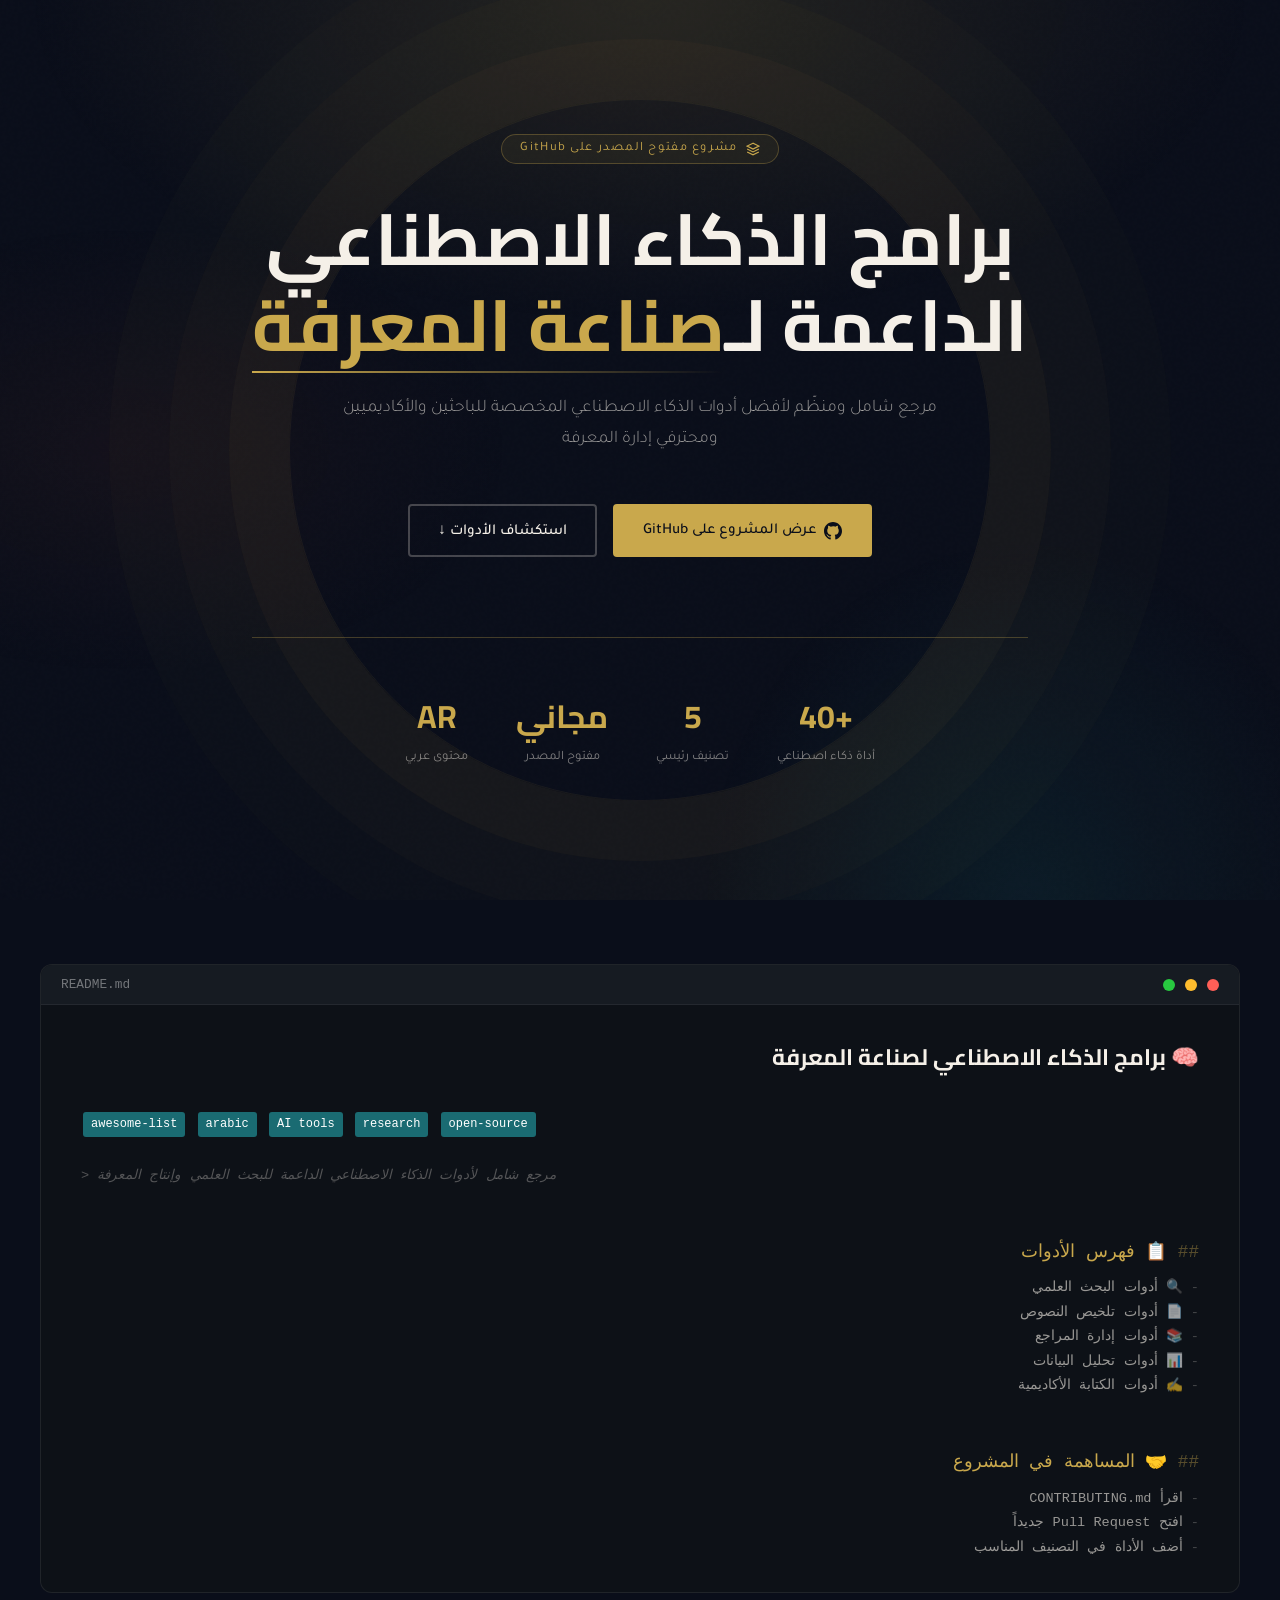
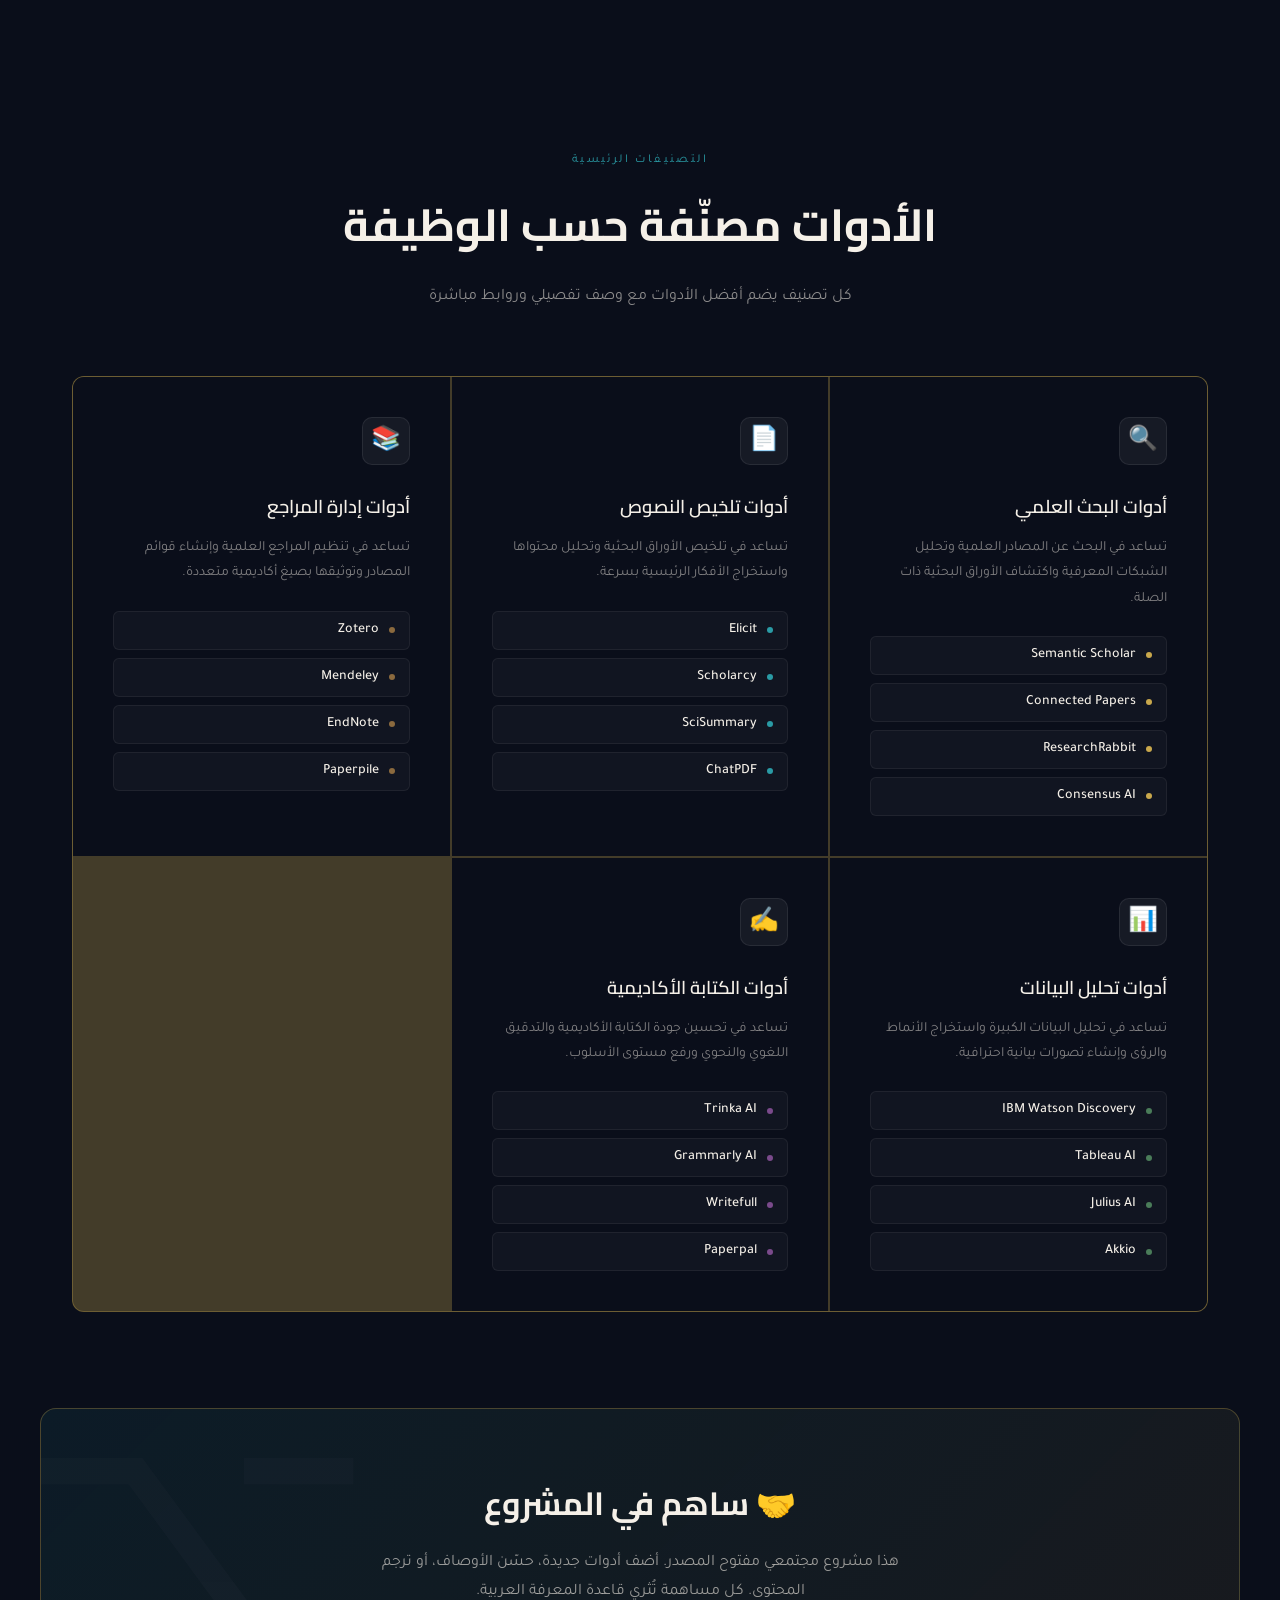
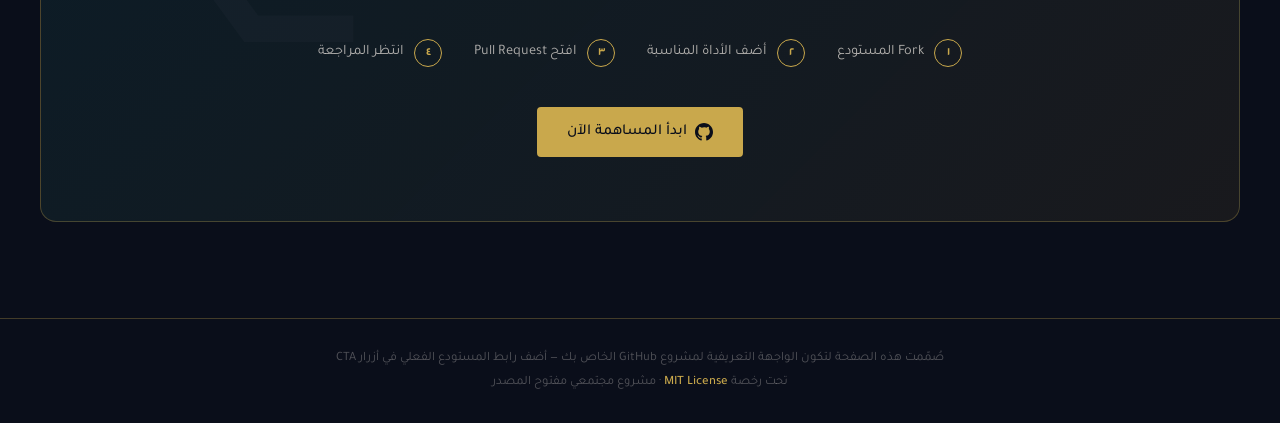
<file: index.html>
<!DOCTYPE html>
<html lang="ar" dir="rtl">
<head>
<meta charset="UTF-8">
<meta name="viewport" content="width=device-width, initial-scale=1.0">
<title>منصة برامج الذكاء الاصطناعي لصناعة المعرفة</title>
<link href="https://fonts.googleapis.com/css2?family=Tajawal:wght@300;400;500;700;900&family=Cairo:wght@300;400;600;700&display=swap" rel="stylesheet">
<style>
  :root {
    --ink: #0a0e1a;
    --paper: #f5f0e8;
    --gold: #c9a84c;
    --gold-light: #e8cc7a;
    --teal: #1a6b72;
    --teal-light: #2a9ba5;
    --rust: #8b3a2a;
    --cream: #faf6ee;
    --muted: #6b6455;
    --border: rgba(201, 168, 76, 0.3);
  }

  * { margin: 0; padding: 0; box-sizing: border-box; }

  body {
    font-family: 'Tajawal', sans-serif;
    background: var(--ink);
    color: var(--paper);
    overflow-x: hidden;
  }

  /* ─── NOISE TEXTURE OVERLAY ─── */
  body::before {
    content: '';
    position: fixed;
    inset: 0;
    background-image: url("data:image/svg+xml,%3Csvg viewBox='0 0 256 256' xmlns='http://www.w3.org/2000/svg'%3E%3Cfilter id='noise'%3E%3CfeTurbulence type='fractalNoise' baseFrequency='0.9' numOctaves='4' stitchTiles='stitch'/%3E%3C/filter%3E%3Crect width='100%25' height='100%25' filter='url(%23noise)' opacity='0.03'/%3E%3C/svg%3E");
    pointer-events: none;
    z-index: 0;
    opacity: 0.4;
  }

  /* ─── HEADER / HERO ─── */
  header {
    position: relative;
    min-height: 100vh;
    display: flex;
    flex-direction: column;
    align-items: center;
    justify-content: center;
    padding: 4rem 2rem;
    overflow: hidden;
    text-align: center;
  }

  header::before {
    content: '';
    position: absolute;
    inset: 0;
    background:
      radial-gradient(ellipse 80% 60% at 50% 0%, rgba(201,168,76,0.12) 0%, transparent 60%),
      radial-gradient(ellipse 50% 80% at 80% 100%, rgba(26,107,114,0.15) 0%, transparent 50%),
      radial-gradient(ellipse 60% 50% at 10% 50%, rgba(139,58,42,0.08) 0%, transparent 50%);
    z-index: 0;
  }

  /* decorative Islamic-inspired geometric ring */
  header::after {
    content: '';
    position: absolute;
    top: 50%;
    left: 50%;
    transform: translate(-50%, -50%);
    width: 700px;
    height: 700px;
    border-radius: 50%;
    border: 1px solid rgba(201,168,76,0.08);
    box-shadow:
      0 0 0 60px rgba(201,168,76,0.03),
      0 0 0 120px rgba(201,168,76,0.02),
      0 0 0 180px rgba(201,168,76,0.015);
    z-index: 0;
    pointer-events: none;
  }

  .header-content { position: relative; z-index: 1; max-width: 900px; }

  .badge {
    display: inline-flex;
    align-items: center;
    gap: 8px;
    padding: 6px 18px;
    border: 1px solid var(--border);
    border-radius: 50px;
    font-size: 0.8rem;
    color: var(--gold);
    letter-spacing: 0.1em;
    margin-bottom: 2rem;
    background: rgba(201,168,76,0.07);
    animation: fadeDown 0.8s ease both;
  }

  .badge svg { width: 14px; height: 14px; }

  h1 {
    font-family: 'Cairo', sans-serif;
    font-size: clamp(2.2rem, 6vw, 4.5rem);
    font-weight: 700;
    line-height: 1.2;
    margin-bottom: 1.5rem;
    animation: fadeDown 0.8s 0.15s ease both;
  }

  h1 .highlight {
    color: var(--gold);
    position: relative;
    display: inline-block;
  }

  h1 .highlight::after {
    content: '';
    position: absolute;
    bottom: -4px;
    right: 0;
    width: 100%;
    height: 2px;
    background: linear-gradient(90deg, var(--gold), transparent);
  }

  .subtitle {
    font-size: 1.1rem;
    color: rgba(245,240,232,0.6);
    max-width: 600px;
    margin: 0 auto 3rem;
    line-height: 1.8;
    font-weight: 300;
    animation: fadeDown 0.8s 0.3s ease both;
  }

  .cta-group {
    display: flex;
    gap: 1rem;
    justify-content: center;
    flex-wrap: wrap;
    animation: fadeDown 0.8s 0.45s ease both;
  }

  .btn {
    display: inline-flex;
    align-items: center;
    gap: 8px;
    padding: 14px 28px;
    border-radius: 4px;
    font-family: 'Tajawal', sans-serif;
    font-size: 0.95rem;
    font-weight: 500;
    cursor: pointer;
    transition: all 0.25s ease;
    text-decoration: none;
  }

  .btn-primary {
    background: var(--gold);
    color: var(--ink);
    border: 2px solid var(--gold);
  }
  .btn-primary:hover {
    background: var(--gold-light);
    border-color: var(--gold-light);
    transform: translateY(-2px);
    box-shadow: 0 8px 30px rgba(201,168,76,0.3);
  }

  .btn-ghost {
    background: transparent;
    color: var(--paper);
    border: 2px solid rgba(245,240,232,0.25);
  }
  .btn-ghost:hover {
    border-color: var(--gold);
    color: var(--gold);
    transform: translateY(-2px);
  }

  /* ─── STATS BAR ─── */
  .stats-bar {
    position: relative;
    z-index: 1;
    display: flex;
    justify-content: center;
    gap: 3rem;
    margin-top: 5rem;
    padding-top: 3rem;
    border-top: 1px solid var(--border);
    animation: fadeUp 0.8s 0.6s ease both;
  }

  .stat { text-align: center; }
  .stat-num {
    font-family: 'Cairo', sans-serif;
    font-size: 2rem;
    font-weight: 700;
    color: var(--gold);
  }
  .stat-label {
    font-size: 0.8rem;
    color: rgba(245,240,232,0.5);
    margin-top: 4px;
  }

  /* ─── SECTION ─── */
  section {
    position: relative;
    z-index: 1;
    padding: 6rem 2rem;
    max-width: 1200px;
    margin: 0 auto;
  }

  .section-header {
    text-align: center;
    margin-bottom: 4rem;
  }

  .section-tag {
    font-size: 0.75rem;
    letter-spacing: 0.2em;
    text-transform: uppercase;
    color: var(--teal-light);
    margin-bottom: 1rem;
    display: block;
  }

  .section-title {
    font-family: 'Cairo', sans-serif;
    font-size: clamp(1.8rem, 4vw, 2.8rem);
    font-weight: 700;
    margin-bottom: 1rem;
  }

  .section-desc {
    color: rgba(245,240,232,0.55);
    font-size: 1rem;
    max-width: 500px;
    margin: 0 auto;
    line-height: 1.8;
  }

  /* ─── CATEGORY CARDS ─── */
  .categories-grid {
    display: grid;
    grid-template-columns: repeat(auto-fit, minmax(340px, 1fr));
    gap: 2px;
    background: var(--border);
    border: 1px solid var(--border);
    border-radius: 12px;
    overflow: hidden;
  }

  .category-card {
    background: var(--ink);
    padding: 2.5rem;
    transition: background 0.3s ease;
    position: relative;
    overflow: hidden;
  }

  .category-card::before {
    content: '';
    position: absolute;
    top: 0;
    right: 0;
    width: 100%;
    height: 2px;
    background: linear-gradient(90deg, transparent, var(--cat-color, var(--gold)), transparent);
    opacity: 0;
    transition: opacity 0.3s ease;
  }

  .category-card:hover { background: rgba(255,255,255,0.02); }
  .category-card:hover::before { opacity: 1; }

  .cat-icon {
    width: 48px;
    height: 48px;
    border-radius: 10px;
    display: flex;
    align-items: center;
    justify-content: center;
    font-size: 1.5rem;
    margin-bottom: 1.5rem;
    background: rgba(255,255,255,0.05);
    border: 1px solid rgba(255,255,255,0.08);
    transition: transform 0.3s ease;
  }
  .category-card:hover .cat-icon { transform: scale(1.1) rotate(-5deg); }

  .cat-title {
    font-family: 'Cairo', sans-serif;
    font-size: 1.15rem;
    font-weight: 600;
    margin-bottom: 0.75rem;
    color: var(--paper);
  }

  .cat-desc {
    font-size: 0.875rem;
    color: rgba(245,240,232,0.5);
    line-height: 1.8;
    margin-bottom: 1.5rem;
  }

  .tools-list {
    display: flex;
    flex-direction: column;
    gap: 0.5rem;
  }

  .tool-item {
    display: flex;
    align-items: center;
    gap: 10px;
    padding: 10px 14px;
    border-radius: 6px;
    background: rgba(255,255,255,0.03);
    border: 1px solid rgba(255,255,255,0.06);
    transition: all 0.2s ease;
    cursor: pointer;
    text-decoration: none;
    color: inherit;
  }

  .tool-item:hover {
    background: rgba(255,255,255,0.06);
    border-color: var(--cat-color, var(--gold));
    transform: translateX(-4px);
  }

  .tool-dot {
    width: 6px;
    height: 6px;
    border-radius: 50%;
    background: var(--cat-color, var(--gold));
    flex-shrink: 0;
  }

  .tool-name {
    font-size: 0.875rem;
    font-weight: 500;
    flex: 1;
  }

  .tool-arrow {
    opacity: 0;
    transition: opacity 0.2s ease;
    font-size: 0.7rem;
    color: var(--cat-color, var(--gold));
  }
  .tool-item:hover .tool-arrow { opacity: 1; }

  /* ─── CONTRIBUTE SECTION ─── */
  .contribute {
    background: linear-gradient(135deg, rgba(26,107,114,0.15), rgba(201,168,76,0.08));
    border: 1px solid var(--border);
    border-radius: 16px;
    padding: 4rem;
    text-align: center;
    margin: 0 2rem 6rem;
    max-width: 1200px;
    margin-left: auto;
    margin-right: auto;
    position: relative;
    z-index: 1;
    overflow: hidden;
  }

  .contribute::before {
    content: '⌥';
    position: absolute;
    font-size: 20rem;
    opacity: 0.02;
    top: -4rem;
    left: -2rem;
    pointer-events: none;
    font-family: monospace;
  }

  .contribute h2 {
    font-family: 'Cairo', sans-serif;
    font-size: 2rem;
    margin-bottom: 1rem;
  }

  .contribute p {
    color: rgba(245,240,232,0.6);
    margin-bottom: 2rem;
    line-height: 1.8;
    max-width: 550px;
    margin-left: auto;
    margin-right: auto;
  }

  .steps {
    display: flex;
    justify-content: center;
    gap: 2rem;
    margin-bottom: 2.5rem;
    flex-wrap: wrap;
  }

  .step {
    display: flex;
    align-items: center;
    gap: 10px;
    font-size: 0.9rem;
    color: rgba(245,240,232,0.7);
  }

  .step-num {
    width: 28px;
    height: 28px;
    border-radius: 50%;
    border: 1px solid var(--gold);
    color: var(--gold);
    display: flex;
    align-items: center;
    justify-content: center;
    font-size: 0.75rem;
    font-weight: 600;
    flex-shrink: 0;
  }

  /* ─── FOOTER ─── */
  footer {
    position: relative;
    z-index: 1;
    border-top: 1px solid var(--border);
    padding: 2rem;
    text-align: center;
    color: rgba(245,240,232,0.3);
    font-size: 0.8rem;
  }

  footer strong { color: var(--gold); font-weight: 500; }

  /* ─── README PREVIEW ─── */
  .readme-preview {
    background: #0d1117;
    border: 1px solid rgba(255,255,255,0.08);
    border-radius: 12px;
    overflow: hidden;
    margin: 4rem 2rem;
    max-width: 1200px;
    margin-left: auto;
    margin-right: auto;
    position: relative;
    z-index: 1;
  }

  .readme-bar {
    background: #161b22;
    padding: 12px 20px;
    display: flex;
    align-items: center;
    gap: 10px;
    border-bottom: 1px solid rgba(255,255,255,0.06);
  }

  .readme-dot {
    width: 12px; height: 12px;
    border-radius: 50%;
  }

  .readme-body {
    padding: 2rem 2.5rem;
    font-family: 'Courier New', monospace;
    font-size: 0.85rem;
    line-height: 1.8;
    color: rgba(245,240,232,0.75);
    direction: ltr;
    text-align: left;
  }

  .readme-body .md-h1 { color: var(--paper); font-size: 1.4rem; font-weight: bold; margin-bottom: 0.5rem; font-family: 'Cairo', sans-serif; direction: rtl; text-align: right; }
  .readme-body .md-h2 { color: var(--gold); font-size: 1.1rem; margin: 1.5rem 0 0.5rem; direction: rtl; text-align: right; }
  .readme-body .md-h2::before { content: '## '; opacity: 0.4; }
  .readme-body .md-li { color: rgba(245,240,232,0.6); direction: rtl; text-align: right; }
  .readme-body .md-li::before { content: '- '; opacity: 0.4; }
  .readme-body .md-badge { display: inline-block; background: var(--teal); color: white; padding: 2px 8px; border-radius: 3px; font-size: 0.75rem; margin: 2px; }
  .readme-body .md-comment { color: rgba(245,240,232,0.3); font-style: italic; }

  /* ─── ANIMATIONS ─── */
  @keyframes fadeDown {
    from { opacity: 0; transform: translateY(-20px); }
    to { opacity: 1; transform: translateY(0); }
  }
  @keyframes fadeUp {
    from { opacity: 0; transform: translateY(20px); }
    to { opacity: 1; transform: translateY(0); }
  }

  /* ─── SCROLL REVEAL ─── */
  .reveal {
    opacity: 0;
    transform: translateY(30px);
    transition: opacity 0.7s ease, transform 0.7s ease;
  }
  .reveal.visible {
    opacity: 1;
    transform: translateY(0);
  }

  @media (max-width: 640px) {
    .stats-bar { gap: 1.5rem; }
    .contribute { padding: 2rem; }
    .steps { flex-direction: column; align-items: center; }
  }
</style>
</head>
<body>

<!-- ══════════ HERO ══════════ -->
<header>
  <div class="header-content">
    <div class="badge">
      <svg viewBox="0 0 24 24" fill="none" stroke="currentColor" stroke-width="2"><path d="M12 2L2 7l10 5 10-5-10-5z"/><path d="M2 17l10 5 10-5"/><path d="M2 12l10 5 10-5"/></svg>
      مشروع مفتوح المصدر على GitHub
    </div>

    <h1>
      برامج الذكاء الاصطناعي<br>
      الداعمة لـ<span class="highlight">صناعة المعرفة</span>
    </h1>

    <p class="subtitle">
      مرجع شامل ومنظّم لأفضل أدوات الذكاء الاصطناعي المخصصة للباحثين والأكاديميين ومحترفي إدارة المعرفة
    </p>

    <div class="cta-group">
      <a href="https://github.com" class="btn btn-primary">
        <svg width="18" height="18" viewBox="0 0 24 24" fill="currentColor"><path d="M12 0C5.374 0 0 5.373 0 12c0 5.302 3.438 9.8 8.207 11.387.599.111.793-.261.793-.577v-2.234c-3.338.726-4.033-1.416-4.033-1.416-.546-1.387-1.333-1.756-1.333-1.756-1.089-.745.083-.729.083-.729 1.205.084 1.839 1.237 1.839 1.237 1.07 1.834 2.807 1.304 3.492.997.107-.775.418-1.305.762-1.604-2.665-.305-5.467-1.334-5.467-5.931 0-1.311.469-2.381 1.236-3.221-.124-.303-.535-1.524.117-3.176 0 0 1.008-.322 3.301 1.23A11.509 11.509 0 0112 5.803c1.02.005 2.047.138 3.006.404 2.291-1.552 3.297-1.23 3.297-1.23.653 1.653.242 2.874.118 3.176.77.84 1.235 1.911 1.235 3.221 0 4.609-2.807 5.624-5.479 5.929.43.372.823 1.102.823 2.222v3.293c0 .319.192.694.801.576C20.566 21.797 24 17.3 24 12c0-6.627-5.373-12-12-12z"/></svg>
        عرض المشروع على GitHub
      </a>
      <a href="#categories" class="btn btn-ghost">
        استكشاف الأدوات ↓
      </a>
    </div>

    <div class="stats-bar">
      <div class="stat">
        <div class="stat-num">+40</div>
        <div class="stat-label">أداة ذكاء اصطناعي</div>
      </div>
      <div class="stat">
        <div class="stat-num">5</div>
        <div class="stat-label">تصنيف رئيسي</div>
      </div>
      <div class="stat">
        <div class="stat-num">مجاني</div>
        <div class="stat-label">مفتوح المصدر</div>
      </div>
      <div class="stat">
        <div class="stat-num">AR</div>
        <div class="stat-label">محتوى عربي</div>
      </div>
    </div>
  </div>
</header>


<!-- ══════════ README PREVIEW ══════════ -->
<div class="readme-preview reveal">
  <div class="readme-bar">
    <div class="readme-dot" style="background:#ff5f57"></div>
    <div class="readme-dot" style="background:#febc2e"></div>
    <div class="readme-dot" style="background:#28c840"></div>
    <span style="margin-right:auto;font-size:0.8rem;color:rgba(255,255,255,0.4);font-family:monospace">README.md</span>
  </div>
  <div class="readme-body">
    <div class="md-h1">🧠 برامج الذكاء الاصطناعي لصناعة المعرفة</div>
    <br>
    <span class="md-badge">awesome-list</span>
    <span class="md-badge">arabic</span>
    <span class="md-badge">AI tools</span>
    <span class="md-badge">research</span>
    <span class="md-badge">open-source</span>
    <br><br>
    <div class="md-comment">&gt; مرجع شامل لأدوات الذكاء الاصطناعي الداعمة للبحث العلمي وإنتاج المعرفة</div>
    <br>
    <div class="md-h2">📋 فهرس الأدوات</div>
    <div class="md-li">🔍 أدوات البحث العلمي</div>
    <div class="md-li">📄 أدوات تلخيص النصوص</div>
    <div class="md-li">📚 أدوات إدارة المراجع</div>
    <div class="md-li">📊 أدوات تحليل البيانات</div>
    <div class="md-li">✍️ أدوات الكتابة الأكاديمية</div>
    <br>
    <div class="md-h2">🤝 المساهمة في المشروع</div>
    <div class="md-li">اقرأ CONTRIBUTING.md</div>
    <div class="md-li">افتح Pull Request جديداً</div>
    <div class="md-li">أضف الأداة في التصنيف المناسب</div>
  </div>
</div>


<!-- ══════════ CATEGORIES ══════════ -->
<section id="categories">
  <div class="section-header reveal">
    <span class="section-tag">التصنيفات الرئيسية</span>
    <h2 class="section-title">الأدوات مصنّفة حسب الوظيفة</h2>
    <p class="section-desc">كل تصنيف يضم أفضل الأدوات مع وصف تفصيلي وروابط مباشرة</p>
  </div>

  <div class="categories-grid reveal">

    <!-- 1. بحث علمي -->
    <div class="category-card" style="--cat-color: #c9a84c">
      <div class="cat-icon">🔍</div>
      <div class="cat-title">أدوات البحث العلمي</div>
      <div class="cat-desc">تساعد في البحث عن المصادر العلمية وتحليل الشبكات المعرفية واكتشاف الأوراق البحثية ذات الصلة.</div>
      <div class="tools-list">
        <a href="https://www.semanticscholar.org" target="_blank" class="tool-item">
          <div class="tool-dot"></div>
          <span class="tool-name">Semantic Scholar</span>
          <span class="tool-arrow">←</span>
        </a>
        <a href="https://connectedpapers.com" target="_blank" class="tool-item">
          <div class="tool-dot"></div>
          <span class="tool-name">Connected Papers</span>
          <span class="tool-arrow">←</span>
        </a>
        <a href="https://www.researchrabbit.ai" target="_blank" class="tool-item">
          <div class="tool-dot"></div>
          <span class="tool-name">ResearchRabbit</span>
          <span class="tool-arrow">←</span>
        </a>
        <a href="https://consensus.app" target="_blank" class="tool-item">
          <div class="tool-dot"></div>
          <span class="tool-name">Consensus AI</span>
          <span class="tool-arrow">←</span>
        </a>
      </div>
    </div>

    <!-- 2. تلخيص -->
    <div class="category-card" style="--cat-color: #2a9ba5">
      <div class="cat-icon">📄</div>
      <div class="cat-title">أدوات تلخيص النصوص</div>
      <div class="cat-desc">تساعد في تلخيص الأوراق البحثية وتحليل محتواها واستخراج الأفكار الرئيسية بسرعة.</div>
      <div class="tools-list">
        <a href="https://elicit.com" target="_blank" class="tool-item">
          <div class="tool-dot"></div>
          <span class="tool-name">Elicit</span>
          <span class="tool-arrow">←</span>
        </a>
        <a href="https://www.scholarcy.com" target="_blank" class="tool-item">
          <div class="tool-dot"></div>
          <span class="tool-name">Scholarcy</span>
          <span class="tool-arrow">←</span>
        </a>
        <a href="https://scisummary.com" target="_blank" class="tool-item">
          <div class="tool-dot"></div>
          <span class="tool-name">SciSummary</span>
          <span class="tool-arrow">←</span>
        </a>
        <a href="https://www.chatpdf.com" target="_blank" class="tool-item">
          <div class="tool-dot"></div>
          <span class="tool-name">ChatPDF</span>
          <span class="tool-arrow">←</span>
        </a>
      </div>
    </div>

    <!-- 3. مراجع -->
    <div class="category-card" style="--cat-color: #8b6a3e">
      <div class="cat-icon">📚</div>
      <div class="cat-title">أدوات إدارة المراجع</div>
      <div class="cat-desc">تساعد في تنظيم المراجع العلمية وإنشاء قوائم المصادر وتوثيقها بصيغ أكاديمية متعددة.</div>
      <div class="tools-list">
        <a href="https://www.zotero.org" target="_blank" class="tool-item">
          <div class="tool-dot"></div>
          <span class="tool-name">Zotero</span>
          <span class="tool-arrow">←</span>
        </a>
        <a href="https://www.mendeley.com" target="_blank" class="tool-item">
          <div class="tool-dot"></div>
          <span class="tool-name">Mendeley</span>
          <span class="tool-arrow">←</span>
        </a>
        <a href="https://www.endnote.com" target="_blank" class="tool-item">
          <div class="tool-dot"></div>
          <span class="tool-name">EndNote</span>
          <span class="tool-arrow">←</span>
        </a>
        <a href="https://paperpile.com" target="_blank" class="tool-item">
          <div class="tool-dot"></div>
          <span class="tool-name">Paperpile</span>
          <span class="tool-arrow">←</span>
        </a>
      </div>
    </div>

    <!-- 4. تحليل بيانات -->
    <div class="category-card" style="--cat-color: #4a7c59">
      <div class="cat-icon">📊</div>
      <div class="cat-title">أدوات تحليل البيانات</div>
      <div class="cat-desc">تساعد في تحليل البيانات الكبيرة واستخراج الأنماط والرؤى وإنشاء تصورات بيانية احترافية.</div>
      <div class="tools-list">
        <a href="https://www.ibm.com/products/watson-discovery" target="_blank" class="tool-item">
          <div class="tool-dot"></div>
          <span class="tool-name">IBM Watson Discovery</span>
          <span class="tool-arrow">←</span>
        </a>
        <a href="https://www.tableau.com" target="_blank" class="tool-item">
          <div class="tool-dot"></div>
          <span class="tool-name">Tableau AI</span>
          <span class="tool-arrow">←</span>
        </a>
        <a href="https://julius.ai" target="_blank" class="tool-item">
          <div class="tool-dot"></div>
          <span class="tool-name">Julius AI</span>
          <span class="tool-arrow">←</span>
        </a>
        <a href="https://www.akkio.com" target="_blank" class="tool-item">
          <div class="tool-dot"></div>
          <span class="tool-name">Akkio</span>
          <span class="tool-arrow">←</span>
        </a>
      </div>
    </div>

    <!-- 5. كتابة أكاديمية -->
    <div class="category-card" style="--cat-color: #7a4a8b">
      <div class="cat-icon">✍️</div>
      <div class="cat-title">أدوات الكتابة الأكاديمية</div>
      <div class="cat-desc">تساعد في تحسين جودة الكتابة الأكاديمية والتدقيق اللغوي والنحوي ورفع مستوى الأسلوب.</div>
      <div class="tools-list">
        <a href="https://www.trinka.ai" target="_blank" class="tool-item">
          <div class="tool-dot"></div>
          <span class="tool-name">Trinka AI</span>
          <span class="tool-arrow">←</span>
        </a>
        <a href="https://www.grammarly.com" target="_blank" class="tool-item">
          <div class="tool-dot"></div>
          <span class="tool-name">Grammarly AI</span>
          <span class="tool-arrow">←</span>
        </a>
        <a href="https://writefull.com" target="_blank" class="tool-item">
          <div class="tool-dot"></div>
          <span class="tool-name">Writefull</span>
          <span class="tool-arrow">←</span>
        </a>
        <a href="https://www.paperpal.com" target="_blank" class="tool-item">
          <div class="tool-dot"></div>
          <span class="tool-name">Paperpal</span>
          <span class="tool-arrow">←</span>
        </a>
      </div>
    </div>

  </div>
</section>


<!-- ══════════ CONTRIBUTE ══════════ -->
<div class="contribute reveal">
  <h2>🤝 ساهم في المشروع</h2>
  <p>هذا مشروع مجتمعي مفتوح المصدر. أضف أدوات جديدة، حسّن الأوصاف، أو ترجم المحتوى. كل مساهمة تُثري قاعدة المعرفة العربية.</p>

  <div class="steps">
    <div class="step">
      <div class="step-num">١</div>
      <span>Fork المستودع</span>
    </div>
    <div class="step">
      <div class="step-num">٢</div>
      <span>أضف الأداة المناسبة</span>
    </div>
    <div class="step">
      <div class="step-num">٣</div>
      <span>افتح Pull Request</span>
    </div>
    <div class="step">
      <div class="step-num">٤</div>
      <span>انتظر المراجعة</span>
    </div>
  </div>

  <a href="https://github.com" class="btn btn-primary">
    <svg width="18" height="18" viewBox="0 0 24 24" fill="currentColor"><path d="M12 0C5.374 0 0 5.373 0 12c0 5.302 3.438 9.8 8.207 11.387.599.111.793-.261.793-.577v-2.234c-3.338.726-4.033-1.416-4.033-1.416-.546-1.387-1.333-1.756-1.333-1.756-1.089-.745.083-.729.083-.729 1.205.084 1.839 1.237 1.839 1.237 1.07 1.834 2.807 1.304 3.492.997.107-.775.418-1.305.762-1.604-2.665-.305-5.467-1.334-5.467-5.931 0-1.311.469-2.381 1.236-3.221-.124-.303-.535-1.524.117-3.176 0 0 1.008-.322 3.301 1.23A11.509 11.509 0 0112 5.803c1.02.005 2.047.138 3.006.404 2.291-1.552 3.297-1.23 3.297-1.23.653 1.653.242 2.874.118 3.176.77.84 1.235 1.911 1.235 3.221 0 4.609-2.807 5.624-5.479 5.929.43.372.823 1.102.823 2.222v3.293c0 .319.192.694.801.576C20.566 21.797 24 17.3 24 12c0-6.627-5.373-12-12-12z"/></svg>
    ابدأ المساهمة الآن
  </a>
</div>


<!-- ══════════ FOOTER ══════════ -->
<footer>
  <p>صُمّمت هذه الصفحة لتكون الواجهة التعريفية لمشروع GitHub الخاص بك &mdash; أضف رابط المستودع الفعلي في أزرار CTA</p>
  <p style="margin-top:8px">تحت رخصة <strong>MIT License</strong> · مشروع مجتمعي مفتوح المصدر</p>
</footer>

<script>
  // Scroll reveal
  const observer = new IntersectionObserver((entries) => {
    entries.forEach(e => {
      if (e.isIntersecting) {
        e.target.classList.add('visible');
      }
    });
  }, { threshold: 0.1 });

  document.querySelectorAll('.reveal').forEach(el => observer.observe(el));
</script>
</body>
</html>
</file>
